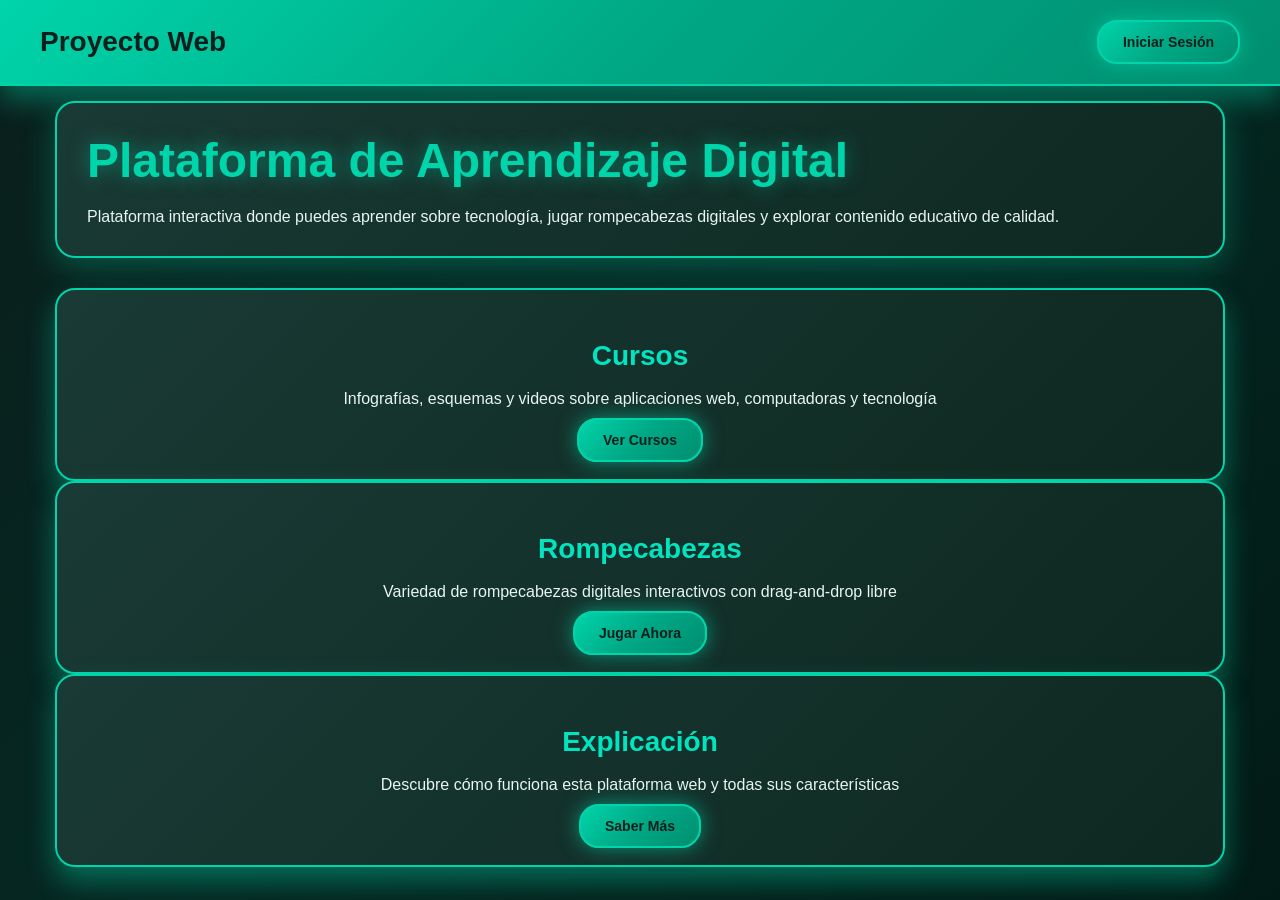
<file: templates/index.html>
<!DOCTYPE html>
<html lang="es">
<head>
    <meta charset="UTF-8">
    <meta name="viewport" content="width=device-width, initial-scale=1.0">
    <title> Proyecto Web - Inicio</title>
    <link rel="stylesheet" href="/static/css/style.css">
</head>
<body>
    <nav class="navbar">
        <h1> Proyecto Web</h1>
        <a href="/login" class="btn">Iniciar Sesión</a>
    </nav>
    <div class="container">
        <div class="section">
            <h2> Plataforma de Aprendizaje Digital</h2>
            <p>Plataforma interactiva donde puedes aprender sobre tecnología, jugar rompecabezas digitales y explorar contenido educativo de calidad.</p>
        </div>
        <div class="cards-grid">
            <div class="card">
                <div class="card-icon"></div>
                <h3>Cursos</h3>
                <p>Infografías, esquemas y videos sobre aplicaciones web, computadoras y tecnología</p>
                <a href="/login" class="btn">Ver Cursos</a>
            </div>
            <div class="card">
                <div class="card-icon"></div>
                <h3>Rompecabezas</h3>
                <p>Variedad de rompecabezas digitales interactivos con drag-and-drop libre</p>
                <a href="/login" class="btn">Jugar Ahora</a>
            </div>
            <div class="card">
                <div class="card-icon"></div>
                <h3>Explicación</h3>
                <p>Descubre cómo funciona esta plataforma web y todas sus características</p>
                <a href="/login" class="btn">Saber Más</a>
            </div>
        </div>
    </div>
</body>
</html>
</file>
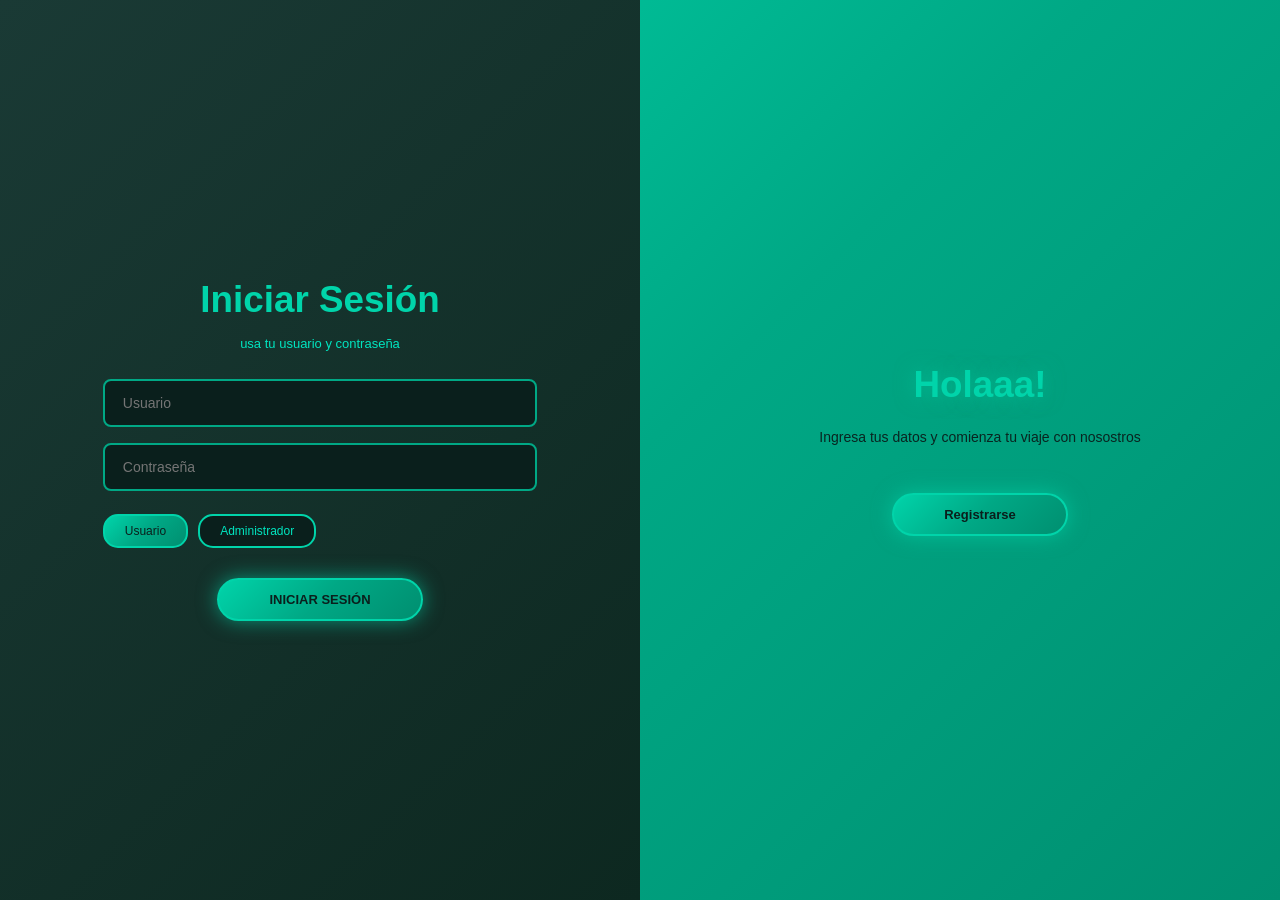
<file: templates/login.html>
<!DOCTYPE html>
<html lang="es">
<head>
    <meta charset="UTF-8">
    <meta name="viewport" content="width=device-width, initial-scale=1.0">
    <title>Iniciar Sesión - Proyecto Web</title>
    <link rel="stylesheet" href="/static/css/style.css">
    <style>
        .form-container { position: absolute; top: 0; height: 100%; transition: all 0.6s ease-in-out; }
        .sign-in-container { left: 0; width: 50%; z-index: 2; }
        .sign-up-container { left: 0; width: 50%; opacity: 0; z-index: 1; }
        .inner-form-block { background: var(--gradient-card); display: flex; align-items: center; justify-content: center; flex-direction: column; padding: 0 50px; height: 100%; text-align: center; }
        h1 { font-size: 2.3rem; color: var(--metal-green); font-weight: 700; margin-bottom: 15px; }
        span { font-size: 13px; color: var(--metal-green-light); margin-bottom: 20px; }
        .btn { border-radius: 25px; border: 2px solid var(--metal-green); background: var(--gradient-primary); color: var(--text-dark); font-size: 13px; font-weight: bold; padding: 12px 50px; cursor: pointer; transition: all 0.3s; margin-top: 15px; }
        .btn:hover { background: var(--gradient-dark); transform: translateY(-2px); }
        .type-selector { margin: 15px 0; display: flex; gap: 10px; }
        .type-btn { padding: 8px 20px; border: 2px solid var(--metal-green); background: var(--bg-dark); color: var(--metal-green-light); border-radius: 15px; cursor: pointer; font-size: 12px; }
        .type-btn.active { background: var(--gradient-primary); color: var(--text-dark); }
        .overlay-container { position: absolute; top: 0; left: 50%; width: 50%; height: 100%; overflow: hidden; transition: transform 0.6s ease-in-out; z-index: 100; }
        .overlay { background: var(--gradient-primary); color: var(--text-dark); position: relative; left: -100%; height: 100%; width: 200%; transform: translateX(0); transition: transform 0.6s ease-in-out; }
        .overlay-panel { position: absolute; display: flex; align-items: center; justify-content: center; flex-direction: column; padding: 0 40px; text-align: center; top: 0; height: 100%; width: 50%; transform: translateX(0); transition: transform 0.6s ease-in-out; }
        .overlay-left { transform: translateX(-20%); border-top-right-radius: 40% 50%; border-bottom-right-radius: 40% 50%; padding-right: 80px; }
        .overlay-right { right: 0; transform: translateX(0); border-top-left-radius: 40% 50%; border-bottom-left-radius: 40% 50%; padding-left: 80px; }
        p { font-size: 14px; line-height: 22px; margin-bottom: 30px; opacity: 0.95; }
        h2 { font-size: 2.3rem; font-weight: 600; margin-bottom: 20px; }
        .container.right-panel-active .overlay-container { transform: translateX(-100%); }
        .container.right-panel-active .overlay { transform: translateX(50%); }
        .container.right-panel-active .sign-in-container { transform: translateX(100%); }
        .container.right-panel-active .sign-up-container { transform: translateX(100%); opacity: 1; z-index: 5; }
        .error-msg { color: #ff6b6b; font-size: 13px; margin: 10px 0; display: none; }
    </style>
</head>
<body>
    <div class="container" id="mainContainer">
        <div class="form-container sign-up-container">
            <div class="inner-form-block">
                <h1>Registrarse</h1>
                <span>usa tu coreo para registrarte</span>
                <form id="signupForm">
                    <input type="text" id="signupUsername" placeholder="Usuario" required />
                    <input type="password" id="signupPassword" placeholder="Contraseña" required />
                    <div class="type-selector">
                        <button type="button" class="type-btn active" data-type="user">Usuario</button>
                        
                    </div>
                    <div class="error-msg" id="signupError"></div>
                    <button type="submit" class="btn">REGISTRARSE</button>
                </form>
            </div>
        </div>
        <div class="form-container sign-in-container">
            <div class="inner-form-block">
                <h1>Iniciar Sesión</h1>
                <span>usa tu usuario y contraseña</span>
                <form id="signinForm">
                    <input type="text" id="signinUsername" placeholder="Usuario" required />
                    <input type="password" id="signinPassword" placeholder="Contraseña" required />
                    <div class="type-selector">
                        <button type="button" class="type-btn active" data-type="user">Usuario</button>
                        <button type="button" class="type-btn" data-type="admin">Administrador</button>
                    </div>
                    <div class="error-msg" id="signinError"></div>
                    <button type="submit" class="btn">INICIAR SESIÓN</button>
                </form>
            </div>
        </div>
        <div class="overlay-container">
            <div class="overlay">
                <div class="overlay-panel overlay-left">
                    <h2>Bienvenido/a de nuevo!</h2>
                    <p>Para mantenerte conectado con nosotros, inicia sesion con tu información</p>
                    <button class="btn" id="signIn">Iniciar sesión</button>
                </div>
                <div class="overlay-panel overlay-right">
                    <h2>Holaaa!</h2>
                    <p>Ingresa tus datos y comienza tu viaje con nosostros</p>
                    <button class="btn" id="signUp">Registrarse</button>
                </div>
            </div>
        </div>
    </div>
    <script>
        const container = document.getElementById('mainContainer');
        let currentUserType = 'user';
        document.getElementById('signUp').addEventListener('click', () => container.classList.add('right-panel-active'));
        document.getElementById('signIn').addEventListener('click', () => container.classList.remove('right-panel-active'));
        document.querySelectorAll('.type-btn').forEach(btn => {
            btn.addEventListener('click', function() {
                this.parentElement.querySelectorAll('.type-btn').forEach(b => b.classList.remove('active'));
                this.classList.add('active');
                currentUserType = this.dataset.type;
            });
        });
        document.getElementById('signupForm').addEventListener('submit', async (e) => {
            e.preventDefault();
            const response = await fetch('/register', {
                method: 'POST', headers: {'Content-Type': 'application/json'},
                body: JSON.stringify({username: document.getElementById('signupUsername').value, password: document.getElementById('signupPassword').value, user_type: currentUserType})
            });
            const data = await response.json();
            if (data.error) { document.getElementById('signupError').textContent = data.error; document.getElementById('signupError').style.display = 'block'; }
            else { alert('Usuario creado! Ahora haz login'); container.classList.remove('right-panel-active'); }
        });
        document.getElementById('signinForm').addEventListener('submit', async (e) => {
            e.preventDefault();
            const response = await fetch('/login', {
                method: 'POST', headers: {'Content-Type': 'application/json'},
                body: JSON.stringify({username: document.getElementById('signinUsername').value, password: document.getElementById('signinPassword').value, user_type: currentUserType})
            });
            const data = await response.json();
            if (data.error) { document.getElementById('signinError').textContent = data.error; document.getElementById('signinError').style.display = 'block'; }
            else { window.location.href = data.redirect; }
        });
    </script>
</body>
</html>
</file>
<file: static/css/style.css>
:root {
    --metal-green: #00d4aa;
    --metal-green-dark: #00a885;
    --metal-green-light: #00e5c0;
    --gradient-primary: linear-gradient(135deg, #00d4aa 0%, #00a885 50%, #008f70 100%);
    --gradient-dark: linear-gradient(135deg, #00a885 0%, #008f70 50%, #006b52 100%);
    --gradient-bg: linear-gradient(135deg, #0a1f1c 0%, #052822 50%, #021a15 100%);
    --gradient-card: linear-gradient(135deg, #1a3a35 0%, #0d2820 100%);
    --bg-dark: #0a1f1c;
    --bg-medium: #0d2820;
    --bg-light: #1a3a35;
    --glow: 0 0 20px rgba(0, 212, 170, 0.6);
    --glow-strong: 0 0 30px rgba(0, 212, 170, 0.8);
    --shadow-metal: 0 8px 32px rgba(0, 212, 170, 0.3);
    --shadow-strong: 0 14px 28px rgba(0, 212, 170, 0.4);
    --text-light: #e8f5f2;
    --text-dark: #0a1f1c;
}
* { margin: 0; padding: 0; box-sizing: border-box; }
body { font-family: 'Segoe UI', sans-serif; background: var(--gradient-bg); min-height: 100vh; color: var(--text-light); flex: content; }
.navbar { background: var(--gradient-primary); padding: 20px 40px; display: flex; justify-content: space-between; align-items: center; box-shadow: var(--shadow-strong); border-bottom: 2px solid var(--metal-green); }
.navbar h1 { color: var(--text-dark); font-size: 28px; font-weight: 700; }
.btn { padding: 12px 24px; border: 2px solid var(--metal-green); border-radius: 20px; cursor: pointer; font-size: 14px; font-weight: bold; transition: all 0.3s; background: var(--gradient-primary); color: var(--text-dark); box-shadow: var(--glow); text-decoration: none; }
.btn:hover { background: var(--gradient-dark); transform: translateY(-2px); box-shadow: var(--glow-strong); }
.btn-back { background: rgba(0, 212, 170, 0.2); color: var(--metal-green-light); }
.btn-back:hover { background: var(--metal-green); color: var(--text-dark); }
.btn-logout { background: linear-gradient(135deg, #ff6b6b 0%, #ff5252 100%); color: white; border: 2px solid #ff5252; }
/* Regla general para el container */
.container {
    width: 100%;
    max-width: 1200px;
    margin: 0 auto;
    padding: 15px;
    box-sizing: border-box;
}

/* Asegurar que imágenes y videos no se desborden */
.container img,
.container video,
.container iframe {
    max-width: 100%;
    height: auto;
}

/* Para textos muy largos */
.container p,
.container li,
.container h1,
.container h2,
.container h3,
.container h4 {
    word-wrap: break-word;
    overflow-wrap: break-word;
}
.section { background: var(--gradient-card); padding: 30px; border-radius: 20px; margin-bottom: 30px; border: 2px solid var(--metal-green); box-shadow: var(--shadow-metal); }
.card { background: var(--gradient-card); border-radius: 20px; padding: 30px; text-align: center; box-shadow: var(--shadow-strong); transition: all 0.3s; border: 2px solid var(--metal-green); }
.card:hover { transform: translateY(-10px); box-shadow: var(--glow-strong); border-color: var(--metal-green-light); }
.card-icon { font-size: 60px; color: var(--metal-green); margin-bottom: 20px; }
.card h3 { font-size: 28px; color: var(--metal-green-light); margin-bottom: 15px; }
.card p { font-size: 16px; color: var(--text-light); line-height: 1.5; margin-bottom: 20px; }
h2 { font-size: 48px; color: var(--metal-green); margin-bottom: 20px; text-shadow: 0 0 20px rgba(0, 212, 170, 0.5); }
h3 { font-size: 32px; color: var(--metal-green-light); margin-bottom: 20px; }
h4 { font-size: 24px; color: var(--metal-green); margin-bottom: 15px; }
input { background-color: var(--bg-dark); border: 2px solid var(--metal-green-dark); padding: 14px 18px; margin: 8px 0; width: 100%; border-radius: 8px; font-size: 14px; color: var(--metal-green-light); }
input:focus { outline: none; border: 2px solid var(--metal-green); background-color: var(--bg-medium); box-shadow: 0 0 15px rgba(0, 212, 170, 0.4); }
table { width: 100%; border-collapse: collapse; margin-top: 20px; }
th { background: var(--gradient-primary); color: var(--text-dark); padding: 15px; text-align: left; font-size: 14px; font-weight: 700; }
td { padding: 12px; border-bottom: 1px solid var(--metal-green-dark); font-size: 13px; color: var(--text-light); }
tr:nth-child(even) { background: rgba(0, 212, 170, 0.1); }
.btn-action { padding: 6px 12px; border: none; border-radius: 8px; cursor: pointer; font-size: 12px; margin: 2px; color: white; }
.btn-edit { background: linear-gradient(135deg, #ffb74d 0%, #ffa726 100%); }
.btn-delete { background: linear-gradient(135deg, #ff6b6b 0%, #ff5252 100%); }
.btn-submit { padding: 12px 30px; background: var(--gradient-primary); color: var(--text-dark); border: 2px solid var(--metal-green); border-radius: 18px; cursor: pointer; font-size: 14px; font-weight: bold; box-shadow: var(--glow); }
.images-grid { display: grid; grid-template-columns: repeat(3, 1fr); gap: 20px; margin-bottom: 25px; }
.image-option { background: var(--bg-dark); border: 3px solid var(--metal-green-dark); border-radius: 15px; padding: 15px; cursor: pointer; transition: all 0.3s; text-align: center; }
.image-option:hover { border-color: var(--metal-green); transform: scale(1.05); box-shadow: var(--glow); }
.image-option.selected { border-color: var(--metal-green); background: var(--gradient-primary); box-shadow: var(--glow-strong); }
.image-option img { width: 100%; height: 100px; object-fit: cover; border-radius: 10px; margin-bottom: 10px; }
.size-options { display: flex; gap: 15px; justify-content: center; margin-bottom: 25px; }
.size-btn { padding: 12px 25px; background: var(--bg-dark); border: 2px solid var(--metal-green); border-radius: 15px; cursor: pointer; font-size: 14px; font-weight: bold; transition: all 0.3s; color: var(--metal-green-light); }
.size-btn:hover { background: var(--metal-green); color: var(--text-dark); }
.size-btn.selected { background: var(--gradient-primary); color: var(--text-dark); }
.grid-container { display: grid; gap: 3px; background: var(--bg-medium); padding: 8px; border-radius: 8px; box-shadow: var(--shadow-metal); }
.grid-piece { cursor: grab; border: 2px solid var(--metal-green-dark); background-repeat: no-repeat; transition: transform 0.2s, box-shadow 0.2s; user-select: none; background-color: var(--bg-light); }
.grid-piece.dragging { position: fixed; z-index: 1000; pointer-events: none; transform: scale(1.2); box-shadow: var(--glow-strong); opacity: 0.95; border: 3px solid var(--metal-green); }
.grid-piece.hovered { box-shadow: 0 0 20px var(--metal-green); transform: scale(1.1); border: 3px solid var(--metal-green); }
.preview-image { max-width: 200px; border-radius: 8px; box-shadow: var(--shadow-metal); border: 2px solid var(--metal-green); }
.video-container { width: 100%; height: 300px; border-radius: 15px; overflow: hidden; border: 2px solid var(--metal-green); background: black; }
.video-container iframe { width: 100%; height: 100%; border: none; }
.infografia-img { max-width: 100%; height: auto; border-radius: 10px; border: 2px solid var(--metal-green); margin-top: 10px; display: block; }
#message { padding: 15px; margin: 15px 0; border-radius: 10px; display: none; }
.success { background: var(--gradient-primary); color: var(--text-dark); box-shadow: var(--glow); }
.error { background: linear-gradient(135deg, #ff6b6b 0%, #ff5252 100%); color: white; }
.stat-card { background: var(--gradient-primary); border-radius: 15px; padding: 25px; text-align: center; box-shadow: var(--glow); border: 2px solid var(--metal-green); }
.stat-card h4 { font-size: 42px; color: var(--text-dark); margin-bottom: 10px; font-weight: 700; }
.stat-card p { font-size: 16px; color: var(--text-dark); font-weight: 600; }
.user-info { display: flex; gap: 20px; align-items: center; }
.username { color: var(--text-light); font-size: 18px; }
.cursos-grid { display: grid; grid-template-columns: repeat(2, 1fr); gap: 30px; margin-bottom: 50px; }
.curso-card { background: var(--gradient-card); border-radius: 20px; padding: 25px; box-shadow: var(--shadow-metal); border: 2px solid var(--metal-green); }
.curso-content { background: var(--bg-dark); padding: 20px; border-radius: 15px; margin: 15px 0; border: 1px solid var(--metal-green-dark); }
.curso-content h5 { font-size: 18px; color: var(--metal-green); margin-bottom: 10px; }
.curso-content p { font-size: 14px; color: var(--text-light); line-height: 1.6; }
.videos-grid { display: grid; grid-template-columns: repeat(2, 1fr); gap: 30px; }
.video-card { background: var(--gradient-card); border-radius: 20px; padding: 20px; box-shadow: var(--shadow-metal); border: 2px solid var(--metal-green); }

/* Pantallas móviles (menos de 768px) */
@media (max-width: 768px) {
    .container {
        width: 100%;
        padding: 10px;
    }

    .container h1 {
        font-size: 1.5rem;
    }

    .container h2 {
        font-size: 1.3rem;
    }

    .container h3 {
        font-size: 1.1rem;
    }

    .container ul,
    .container ol {
        padding-left: 15px;
    }

    .container code {
        font-size: 0.9rem;
        word-break: break-all;
    }
}
</file>
